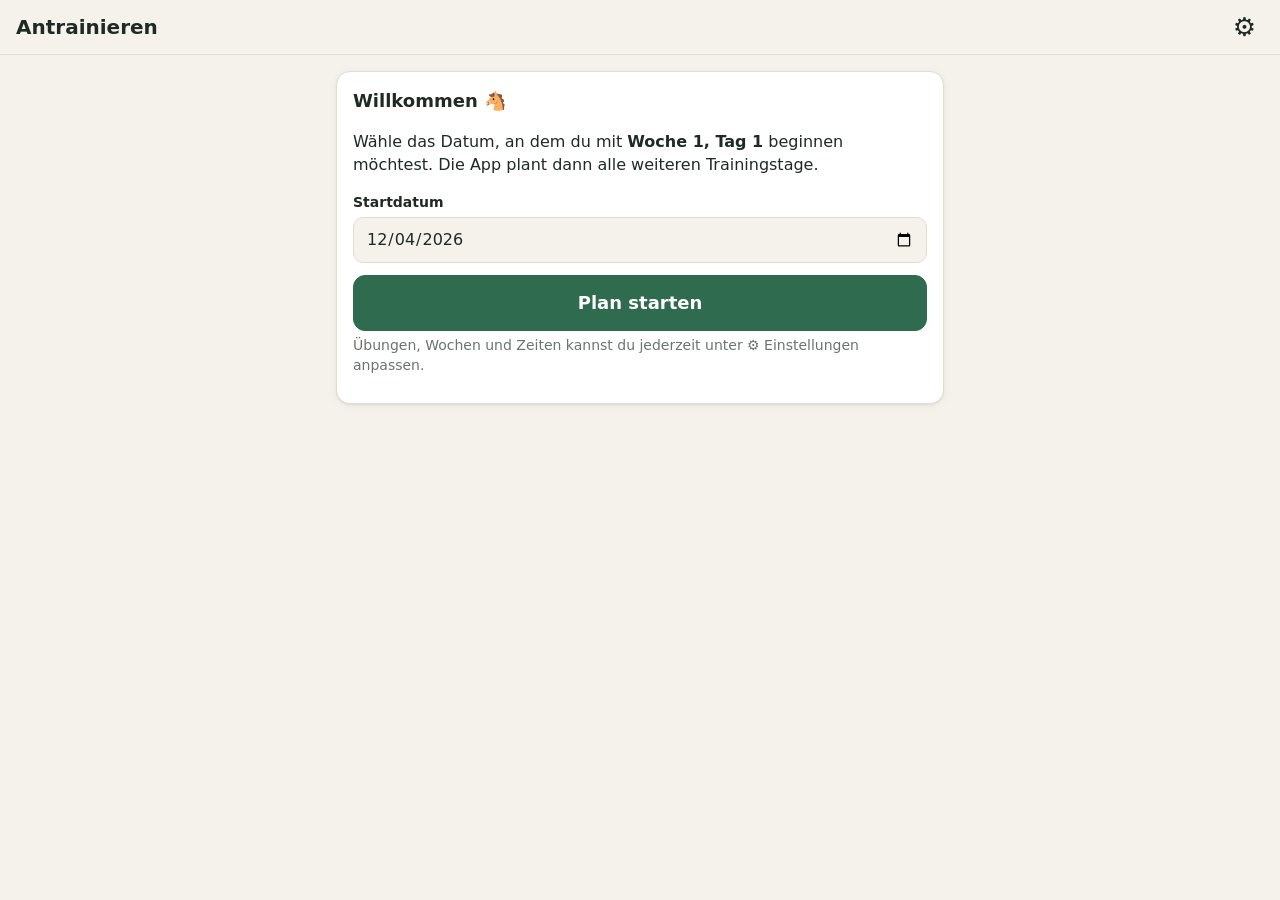
<file: index.html>
<!doctype html>
<html lang="de">
<head>
  <meta charset="utf-8">
  <meta name="viewport" content="width=device-width, initial-scale=1, viewport-fit=cover">
  <title>Antrainieren</title>
  <meta name="description" content="Trainingsplan-Begleiter für das Antrainieren von Pferden">
  <meta name="theme-color" content="#2f6b4f">
  <meta name="apple-mobile-web-app-capable" content="yes">
  <meta name="mobile-web-app-capable" content="yes">
  <meta name="apple-mobile-web-app-title" content="Antrainieren">
  <meta name="apple-mobile-web-app-status-bar-style" content="default">
  <link rel="manifest" href="manifest.webmanifest">
  <link rel="icon" href="icon-192.png" type="image/png">
  <link rel="apple-touch-icon" href="icon-180.png">
  <link rel="stylesheet" href="app.css">
</head>
<body>
  <header class="topbar">
    <a href="#/" class="back" id="back" hidden aria-label="Zurück">‹</a>
    <h1 id="title">Antrainieren</h1>
    <a href="#/einstellungen" class="gear" id="gear" aria-label="Einstellungen">⚙</a>
  </header>
  <main id="app"></main>
  <div id="toast" role="status" aria-live="polite"></div>

  <script src="daten.js"></script>
  <script src="app.js"></script>
</body>
</html>
</file>
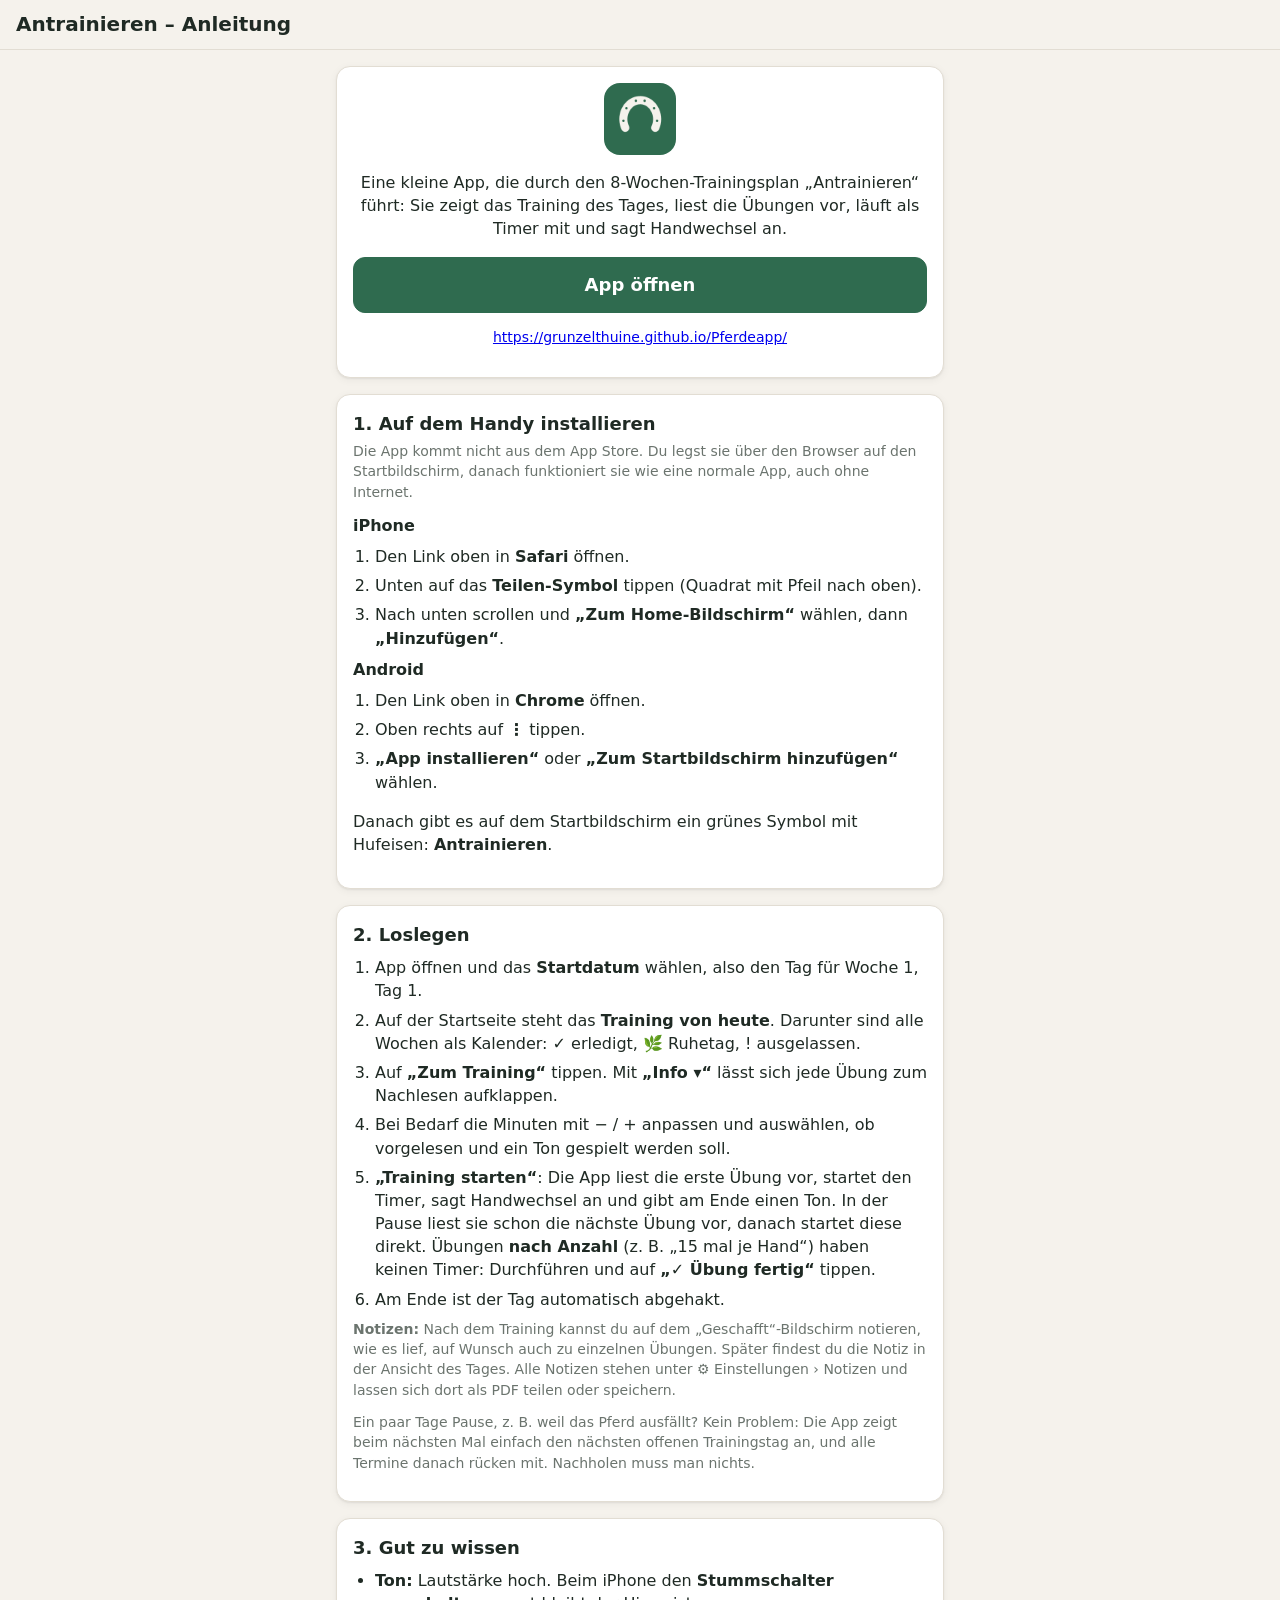
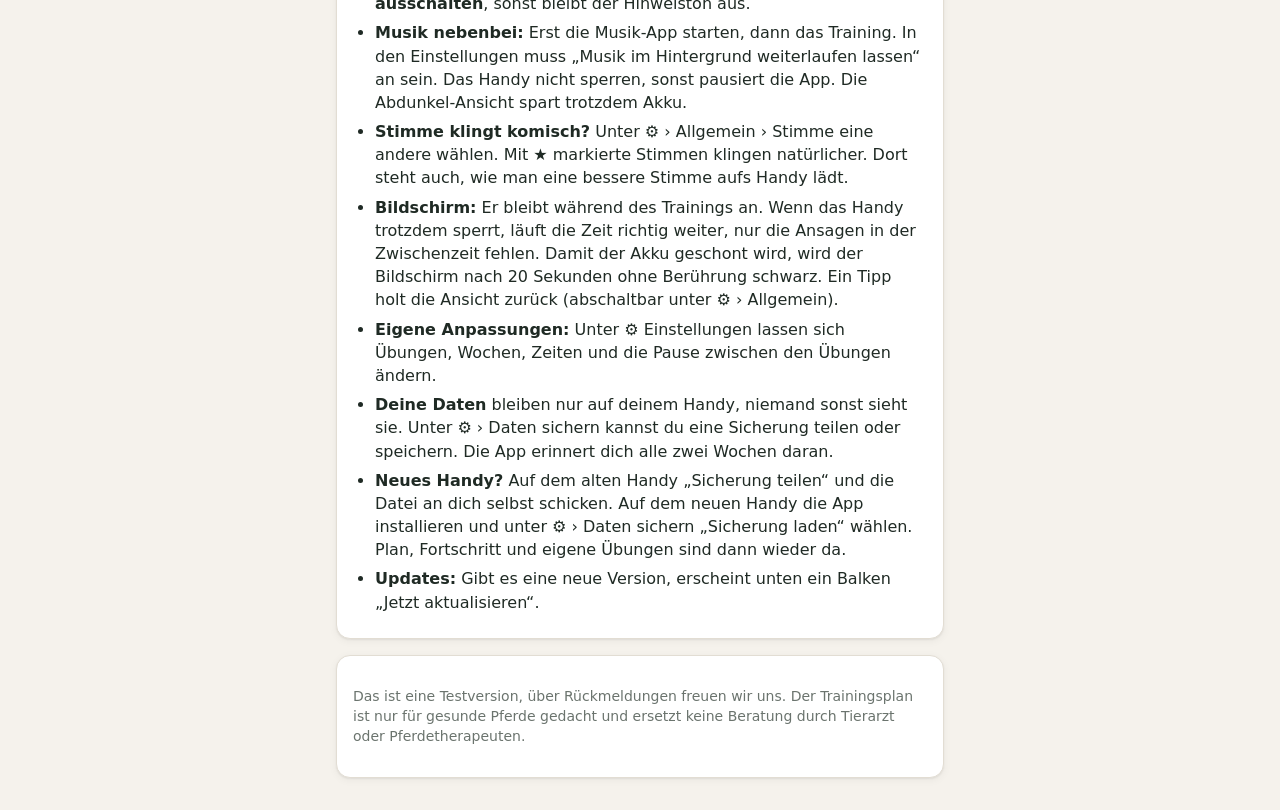
<file: anleitung.html>
<!doctype html>
<html lang="de">
<head>
  <meta charset="utf-8">
  <meta name="viewport" content="width=device-width, initial-scale=1, viewport-fit=cover">
  <title>Antrainieren – Anleitung</title>
  <meta name="theme-color" content="#2f6b4f">
  <link rel="icon" href="icon-192.png" type="image/png">
  <link rel="stylesheet" href="app.css">
  <style>
    main h2 { margin-top: 0; }
    ol, ul { padding-left: 22px; margin: 8px 0; }
    li { margin: 6px 0; }
    .appicon { width: 72px; height: 72px; border-radius: 16px; display: block; margin: 0 auto 8px; }
    .big-link { word-break: break-all; }
    @media print {
      @page { size: A4; margin: 14mm; }
      :root { color-scheme: light; }
      body { background: #fff; color: #1f2a24; font-size: 13px; }
      .topbar { position: static; border: 0; padding: 0 0 8px; background: #fff; }
      main { max-width: none; padding: 0; }
      .card { box-shadow: none; break-inside: avoid; margin-bottom: 12px; background: #fff; }
      .btn.primary { background: #2f6b4f !important; color: #fff !important; -webkit-print-color-adjust: exact; print-color-adjust: exact; }
      .appicon { -webkit-print-color-adjust: exact; print-color-adjust: exact; }
    }
  </style>
</head>
<body>
  <header class="topbar">
    <h1>Antrainieren – Anleitung</h1>
  </header>
  <main>
    <div class="card center">
      <img class="appicon" src="icon-192.png" alt="">
      <p>Eine kleine App, die durch den 8-Wochen-Trainingsplan „Antrainieren“ führt: Sie zeigt das Training des Tages, liest die Übungen vor, läuft als Timer mit und sagt Handwechsel an.</p>
      <a class="btn primary big" href="https://grunzelthuine.github.io/Pferdeapp/">App öffnen</a>
      <p class="muted small big-link"><a href="https://grunzelthuine.github.io/Pferdeapp/">https://grunzelthuine.github.io/Pferdeapp/</a></p>
    </div>

    <div class="card">
      <h2>1. Auf dem Handy installieren</h2>
      <p class="note">Die App kommt nicht aus dem App Store. Du legst sie über den Browser auf den Startbildschirm, danach funktioniert sie wie eine normale App, auch ohne Internet.</p>
      <h3>iPhone</h3>
      <ol>
        <li>Den Link oben in <b>Safari</b> öffnen.</li>
        <li>Unten auf das <b>Teilen-Symbol</b> tippen (Quadrat mit Pfeil nach oben).</li>
        <li>Nach unten scrollen und <b>„Zum Home-Bildschirm“</b> wählen, dann <b>„Hinzufügen“</b>.</li>
      </ol>
      <h3>Android</h3>
      <ol>
        <li>Den Link oben in <b>Chrome</b> öffnen.</li>
        <li>Oben rechts auf <b>⋮</b> tippen.</li>
        <li><b>„App installieren“</b> oder <b>„Zum Startbildschirm hinzufügen“</b> wählen.</li>
      </ol>
      <p>Danach gibt es auf dem Startbildschirm ein grünes Symbol mit Hufeisen: <b>Antrainieren</b>.</p>
    </div>

    <div class="card">
      <h2>2. Loslegen</h2>
      <ol>
        <li>App öffnen und das <b>Startdatum</b> wählen, also den Tag für Woche 1, Tag 1.</li>
        <li>Auf der Startseite steht das <b>Training von heute</b>. Darunter sind alle Wochen als Kalender: ✓ erledigt, 🌿 Ruhetag, ! ausgelassen.</li>
        <li>Auf <b>„Zum Training“</b> tippen. Mit <b>„Info ▾“</b> lässt sich jede Übung zum Nachlesen aufklappen.</li>
        <li>Bei Bedarf die Minuten mit − / + anpassen und auswählen, ob vorgelesen und ein Ton gespielt werden soll.</li>
        <li><b>„Training starten“</b>: Die App liest die erste Übung vor, startet den Timer, sagt Handwechsel an und gibt am Ende einen Ton. In der Pause liest sie schon die nächste Übung vor, danach startet diese direkt. Übungen <b>nach Anzahl</b> (z. B. „15 mal je Hand“) haben keinen Timer: Durchführen und auf <b>„✓ Übung fertig“</b> tippen.</li>
        <li>Am Ende ist der Tag automatisch abgehakt.</li>
      </ol>
      <p class="note"><b>Notizen:</b> Nach dem Training kannst du auf dem „Geschafft“-Bildschirm notieren, wie es lief, auf Wunsch auch zu einzelnen Übungen. Später findest du die Notiz in der Ansicht des Tages. Alle Notizen stehen unter ⚙ Einstellungen › Notizen und lassen sich dort als PDF teilen oder speichern.</p>
      <p class="note">Ein paar Tage Pause, z. B. weil das Pferd ausfällt? Kein Problem: Die App zeigt beim nächsten Mal einfach den nächsten offenen Trainingstag an, und alle Termine danach rücken mit. Nachholen muss man nichts.</p>
    </div>

    <div class="card">
      <h2>3. Gut zu wissen</h2>
      <ul>
        <li><b>Ton:</b> Lautstärke hoch. Beim iPhone den <b>Stummschalter ausschalten</b>, sonst bleibt der Hinweiston aus.</li>
        <li><b>Musik nebenbei:</b> Erst die Musik-App starten, dann das Training. In den Einstellungen muss „Musik im Hintergrund weiterlaufen lassen“ an sein. Das Handy nicht sperren, sonst pausiert die App. Die Abdunkel-Ansicht spart trotzdem Akku.</li>
        <li><b>Stimme klingt komisch?</b> Unter ⚙ › Allgemein › Stimme eine andere wählen. Mit ★ markierte Stimmen klingen natürlicher. Dort steht auch, wie man eine bessere Stimme aufs Handy lädt.</li>
        <li><b>Bildschirm:</b> Er bleibt während des Trainings an. Wenn das Handy trotzdem sperrt, läuft die Zeit richtig weiter, nur die Ansagen in der Zwischenzeit fehlen. Damit der Akku geschont wird, wird der Bildschirm nach 20 Sekunden ohne Berührung schwarz. Ein Tipp holt die Ansicht zurück (abschaltbar unter ⚙ › Allgemein).</li>
        <li><b>Eigene Anpassungen:</b> Unter ⚙ Einstellungen lassen sich Übungen, Wochen, Zeiten und die Pause zwischen den Übungen ändern.</li>
        <li><b>Deine Daten</b> bleiben nur auf deinem Handy, niemand sonst sieht sie. Unter ⚙ › Daten sichern kannst du eine Sicherung teilen oder speichern. Die App erinnert dich alle zwei Wochen daran.</li>
        <li><b>Neues Handy?</b> Auf dem alten Handy „Sicherung teilen“ und die Datei an dich selbst schicken. Auf dem neuen Handy die App installieren und unter ⚙ › Daten sichern „Sicherung laden“ wählen. Plan, Fortschritt und eigene Übungen sind dann wieder da.</li>
        <li><b>Updates:</b> Gibt es eine neue Version, erscheint unten ein Balken „Jetzt aktualisieren“.</li>
      </ul>
    </div>

    <div class="card">
      <p class="small muted">Das ist eine Testversion, über Rückmeldungen freuen wir uns. Der Trainingsplan ist nur für gesunde Pferde gedacht und ersetzt keine Beratung durch Tierarzt oder Pferdetherapeuten.</p>
    </div>
  </main>
</body>
</html>
</file>
<file: app.css>
:root {
  --bg: #f5f2ec;
  --card: #ffffff;
  --text: #1f2a24;
  --muted: #6b746e;
  --line: #e2ddd3;
  --accent: #2f6b4f;
  --accent-ink: #ffffff;
  --accent-soft: #e3efe8;
  --danger: #b3402f;
  --warm: #c98a2b;
  --work: #2f6b4f;
  --cool: #3c6e9e;
  --rest: #8a8f8b;
  --done: #2f8a55;
  --radius: 14px;
  --shadow: 0 1px 2px rgba(0,0,0,.06), 0 2px 8px rgba(0,0,0,.05);
  color-scheme: light dark;
}
@media (prefers-color-scheme: dark) {
  :root {
    --bg: #141815;
    --card: #1e2420;
    --text: #e8ece9;
    --muted: #9aa49d;
    --line: #2f3732;
    --accent: #5fae86;
    --accent-ink: #0f1a14;
    --accent-soft: #24362c;
    --danger: #e0715f;
    --warm: #e0a54a;
    --work: #5fae86;
    --cool: #6ea4d6;
    --rest: #8a918c;
    --done: #5fc48a;
    --shadow: none;
  }
}

* { box-sizing: border-box; }
html, body { margin: 0; }
body {
  background: var(--bg);
  color: var(--text);
  font: 16px/1.45 system-ui, -apple-system, "Segoe UI", Roboto, sans-serif;
  -webkit-tap-highlight-color: transparent;
  padding-bottom: env(safe-area-inset-bottom);
}

.topbar {
  position: sticky; top: 0; z-index: 10;
  display: flex; align-items: center; gap: 8px;
  padding: calc(10px + env(safe-area-inset-top)) 16px 10px;
  background: var(--bg);
  border-bottom: 1px solid var(--line);
}
.topbar h1 { flex: 1; margin: 0; font-size: 20px; font-weight: 700; overflow: hidden; text-overflow: ellipsis; white-space: nowrap; }
.topbar a { color: var(--text); text-decoration: none; font-size: 26px; line-height: 1; padding: 4px 8px; border-radius: 10px; }
.topbar .back { font-size: 34px; margin-left: -8px; }

main { max-width: 640px; margin: 0 auto; padding: 16px; }

.card {
  background: var(--card); border-radius: var(--radius); box-shadow: var(--shadow);
  border: 1px solid var(--line);
  padding: 16px; margin-bottom: 16px;
}
.card h2 { margin: 0 0 4px; font-size: 18px; }
.card h3 { margin: 0 0 8px; font-size: 16px; }
.muted { color: var(--muted); }
.small { font-size: 14px; }
.eyebrow { font-size: 13px; font-weight: 600; text-transform: uppercase; letter-spacing: .04em; color: var(--muted); margin: 0 0 4px; }
.note { font-size: 14px; color: var(--muted); margin: 4px 0 12px; }

.btn {
  display: inline-flex; align-items: center; justify-content: center; gap: 6px;
  min-height: 44px; padding: 10px 16px;
  border-radius: 12px; border: 1px solid var(--line);
  background: var(--card); color: var(--text);
  font: inherit; font-weight: 600; cursor: pointer; text-decoration: none;
}
.btn.primary { background: var(--accent); border-color: var(--accent); color: var(--accent-ink); }
.btn.big { width: 100%; min-height: 56px; font-size: 18px; }
.btn.danger { color: var(--danger); }
.btn.small { min-height: 36px; padding: 6px 12px; font-size: 14px; }
.btn:active { transform: scale(.98); }
.row { display: flex; gap: 8px; flex-wrap: wrap; align-items: center; }
.row > .grow { flex: 1; }
.stack > * + * { margin-top: 8px; }

/* Übungsliste eines Tages */
.items { list-style: none; margin: 0; padding: 0; }
.items li {
  display: flex; gap: 10px; align-items: flex-start;
  padding: 10px 0; border-top: 1px solid var(--line);
}
.items li:first-child { border-top: 0; }
.dot { width: 10px; height: 10px; border-radius: 50%; margin-top: 7px; flex: none; background: var(--work); }
.dot.warm { background: var(--warm); }
.dot.work { background: var(--work); }
.dot.cool { background: var(--cool); }
.dot.rest { background: var(--rest); }
.items .name { font-weight: 600; }
.items .mins { margin-left: auto; white-space: nowrap; color: var(--muted); font-variant-numeric: tabular-nums; }
.items details summary { cursor: pointer; list-style: none; display: flex; align-items: flex-start; gap: 8px; }
.items details summary::-webkit-details-marker { display: none; }
.items details .more {
  margin-left: auto; flex: none; font-size: 12px; font-weight: 600; white-space: nowrap;
  color: var(--accent); background: var(--accent-soft); border-radius: 99px; padding: 2px 8px;
}
.items details .more::after { content: ' ▾'; }
.items details[open] .more::after { content: ' ▴'; }
.items details p {
  margin: 8px 0 4px; font-size: 15px; color: var(--text);
  background: var(--bg); border-radius: 10px; padding: 10px 12px; border-left: 3px solid var(--accent);
}

/* Status */
.badge { display: inline-block; font-size: 12px; font-weight: 700; padding: 2px 8px; border-radius: 99px; background: var(--accent-soft); color: var(--accent); }
.badge.done { background: var(--done); color: #fff; }
.badge.skipped { background: var(--line); color: var(--muted); }
.badge.missed { background: var(--danger); color: #fff; }
.banner { border-left: 4px solid var(--danger); }

/* Wochenübersicht */
.week summary { cursor: pointer; display: flex; align-items: center; gap: 8px; font-weight: 700; list-style: none; }
.week summary::-webkit-details-marker { display: none; }
.week summary .progress { margin-left: auto; font-weight: 500; font-size: 14px; color: var(--muted); }
.days { display: grid; grid-template-columns: repeat(7, 1fr); gap: 6px; margin-top: 12px; }
.daychip {
  display: flex; flex-direction: column; align-items: center; gap: 2px;
  padding: 8px 2px; border-radius: 10px; border: 1px solid var(--line);
  text-decoration: none; color: var(--text); font-size: 12px; min-width: 0;
}
.daychip b { font-size: 13px; }
.daychip .st { font-size: 16px; line-height: 1.1; height: 18px; }
.daychip.today { border: 2px solid var(--accent); }
.daychip.done { background: var(--accent-soft); }
.daychip.rest { opacity: .65; }
.daychip.missed .st { color: var(--danger); }

/* Formulare */
label.field { display: block; margin-bottom: 12px; }
label.field > span { display: block; font-size: 14px; font-weight: 600; margin-bottom: 4px; }
input[type=text], input[type=number], input[type=date], select, textarea {
  width: 100%; font: inherit; color: var(--text);
  background: var(--bg); border: 1px solid var(--line); border-radius: 10px;
  padding: 10px 12px; min-height: 44px;
}
textarea { min-height: 110px; resize: vertical; }
/* iPhone/Safari: Datumsfelder haben sonst eine eigene Mindestbreite, ragen über den Rand und sind zentriert */
input[type=date] {
  -webkit-appearance: none; appearance: none;
  display: block; min-width: 0; max-width: 100%;
  text-align: left; line-height: 22px;
}
input[type=date]::-webkit-date-and-time-value { text-align: left; margin: 0; }
input[type=date]::-webkit-datetime-edit { padding: 0; }
.toggle { display: flex; align-items: center; justify-content: space-between; gap: 12px; padding: 10px 0; border-top: 1px solid var(--line); }
.toggle:first-child { border-top: 0; }
.toggle input { width: 24px; height: 24px; accent-color: var(--accent); flex: none; }

.stepper { display: inline-flex; align-items: center; gap: 4px; }
.stepper button { width: 36px; height: 36px; border-radius: 10px; border: 1px solid var(--line); background: var(--card); color: var(--text); font-size: 18px; font-weight: 700; cursor: pointer; }
.stepper input { width: 64px; text-align: center; padding: 6px; min-height: 36px; }

/* Menü-Liste */
.menu { list-style: none; margin: 0; padding: 0; }
.menu a { display: flex; align-items: center; gap: 12px; padding: 14px 4px; border-top: 1px solid var(--line); color: var(--text); text-decoration: none; }
.menu li:first-child a { border-top: 0; }
.menu a::after { content: '›'; margin-left: auto; font-size: 22px; color: var(--muted); }
.menu .sub { display: block; font-size: 13px; color: var(--muted); }

/* Wochen-Editor */
.edit-item { display: grid; grid-template-columns: 1fr auto; gap: 6px; padding: 10px 0; border-top: 1px solid var(--line); }
.edit-item:first-of-type { border-top: 0; }
.edit-item .acts { display: flex; gap: 4px; align-items: start; }
.ex-row { padding: 12px 0; border-top: 1px solid var(--line); }
.ex-row .nums { display: flex; gap: 10px; align-items: center; flex-wrap: wrap; margin-top: 6px; font-size: 13px; color: var(--muted); }
.ex-row .nums label { display: flex; align-items: center; gap: 4px; white-space: nowrap; }
.ex-row .nums input { width: 56px; min-height: 36px; padding: 6px; text-align: center; }
.ex-row .acts { display: flex; gap: 4px; margin-left: auto; }
.icon-btn { width: 36px; height: 36px; border-radius: 10px; border: 1px solid var(--line); background: var(--card); color: var(--text); cursor: pointer; font-size: 16px; }
.icon-btn.danger { color: var(--danger); }

/* Training */
.run { text-align: center; }
.run .phase { font-size: 14px; font-weight: 700; text-transform: uppercase; letter-spacing: .05em; color: var(--muted); }
.run .exname { font-size: 24px; font-weight: 700; margin: 6px 0 8px; }
.run .time { font-size: 72px; font-weight: 700; font-variant-numeric: tabular-nums; line-height: 1.1; margin: 8px 0; }
.run .desc { text-align: left; color: var(--muted); font-size: 15px; }
.bar { height: 10px; background: var(--line); border-radius: 99px; overflow: hidden; margin: 8px 0 4px; }
.bar > div { height: 100%; background: var(--accent); width: 0; transition: width .25s linear; }
.run .controls { display: grid; grid-template-columns: 1fr 1fr; gap: 8px; margin-top: 16px; }
.run .controls .btn.primary { grid-column: 1 / -1; min-height: 60px; font-size: 20px; }
.run.pause-phase .time { color: var(--cool); }
.run .time.stopwatch { font-size: 36px; font-weight: 600; color: var(--muted); margin: 4px 0 8px; }
.next { margin-top: 12px; font-size: 14px; color: var(--muted); }

#toast {
  position: fixed; left: 50%; bottom: calc(24px + env(safe-area-inset-bottom)); transform: translateX(-50%) translateY(20px);
  background: var(--text); color: var(--bg); padding: 10px 16px; border-radius: 12px;
  opacity: 0; pointer-events: none; transition: all .2s; max-width: calc(100% - 32px); font-size: 15px;
}
#toast.show { opacity: 1; transform: translateX(-50%) translateY(0); }

/* Akkuspar-Ansicht: echtes Schwarz, nur wenig dunkelgraue Schrift */
#dim {
  position: fixed; inset: 0; z-index: 100; background: #000;
  display: flex; align-items: center; justify-content: center; cursor: pointer;
}
#dim .dim-box { text-align: center; color: #555; transition: transform 1.5s ease; padding: 16px; max-width: 90vw; }
#dim-time { font-size: 56px; font-weight: 700; font-variant-numeric: tabular-nums; color: #666; line-height: 1.1; }
#dim-name { font-size: 16px; margin-top: 6px; }
#dim .dim-hint { font-size: 12px; color: #333; margin-top: 14px; }
#updatebar {
  position: fixed; left: 12px; right: 12px; bottom: calc(12px + env(safe-area-inset-bottom)); z-index: 20;
  display: flex; align-items: center; justify-content: space-between; gap: 12px;
  max-width: 616px; margin: 0 auto; padding: 10px 12px 10px 16px;
  background: var(--text); color: var(--bg); border-radius: 14px; box-shadow: 0 4px 16px rgba(0,0,0,.25);
  font-weight: 600;
}
#updatebar .btn { white-space: nowrap; flex: none; }
body.has-update main { padding-bottom: 90px; }
body.in-training #updatebar { display: none; }
.hint { font-size: 14px; background: var(--accent-soft); border-radius: 10px; padding: 10px 12px; margin: 8px 0; }
.center { text-align: center; }
hr { border: 0; border-top: 1px solid var(--line); margin: 16px 0; }
</file>
